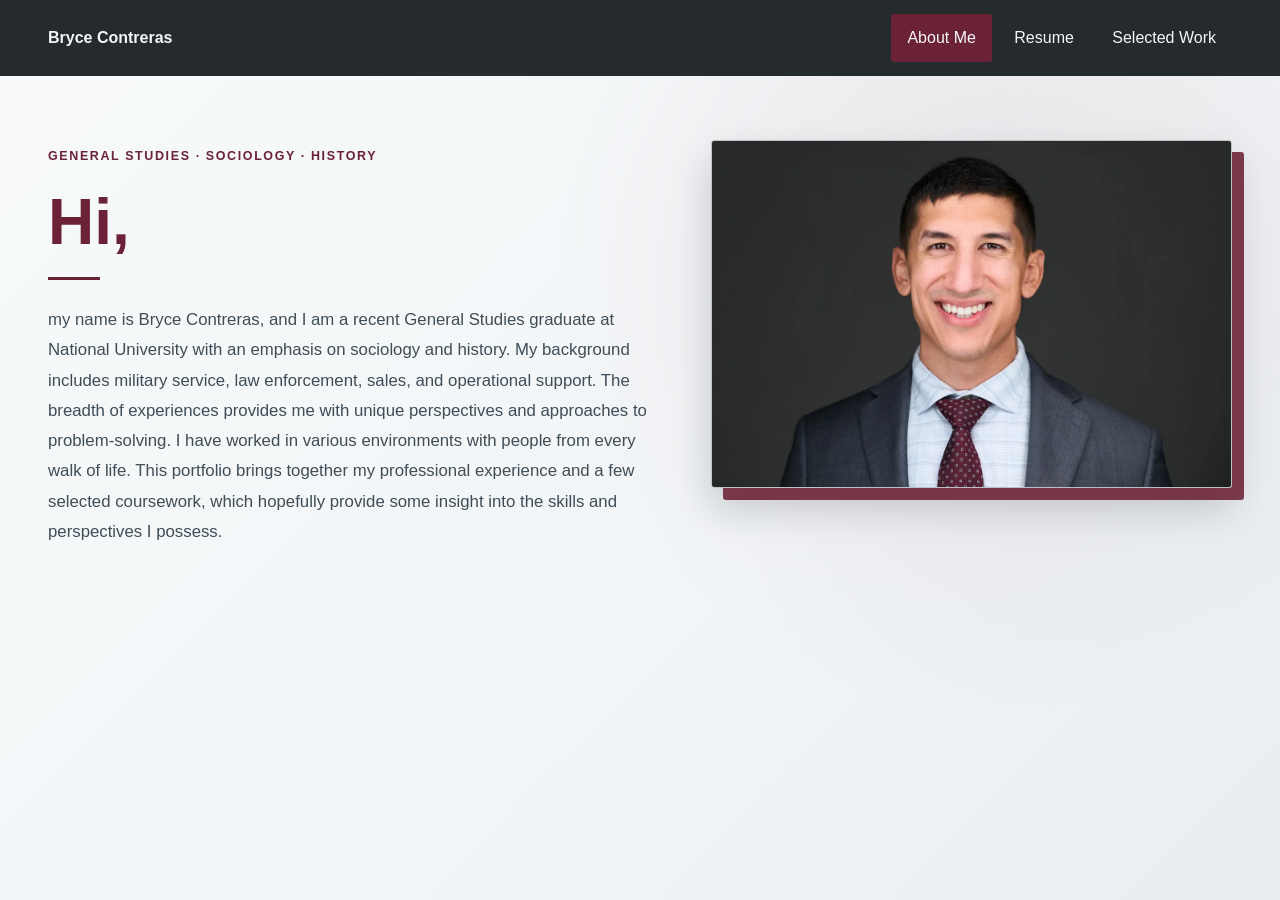
<file: index.html>
<!doctype html>
<html lang="en">
<head>
  <meta charset="utf-8">
  <meta name="viewport" content="width=device-width, initial-scale=1">
  <meta name="description" content="Bryce Contreras's professional and academic portfolio.">
  <title>Bryce Contreras | Portfolio</title>
  <link rel="icon" href="/assets/favicon.svg" type="image/svg+xml">
  <link rel="stylesheet" href="/styles.css?v=2">
</head>
<body>
  <a class="skip" href="#main">Skip to content</a>
  <header class="site-header">
    <div class="header-inner">
      <a class="brand" href="/">Bryce Contreras</a>
      <nav aria-label="Main navigation">
        <a href="/" aria-current="page">About Me</a>
        <a href="/resume/">Resume</a>
        <a href="/work/">Selected Work</a>
      </nav>
    </div>
  </header>
  <main id="main" class="about">
    <div class="intro">
      <p class="focus">General Studies · Sociology · History</p>
      <h1>Hi,</h1>
      <p class="bio">my name is Bryce Contreras, and I am a recent General Studies graduate at National University with an emphasis on sociology and history. My background includes military service, law enforcement, sales, and operational support. The breadth of experiences provides me with unique perspectives and approaches to problem-solving. I have worked in various environments with people from every walk of life. This portfolio brings together my professional experience and a few selected coursework, which hopefully provide some insight into the skills and perspectives I possess.</p>
    </div>
    <img class="headshot" src="/assets/bryce-headshot.png" alt="Bryce Contreras" width="1292" height="862">
  </main>
</body>
</html>
</file>
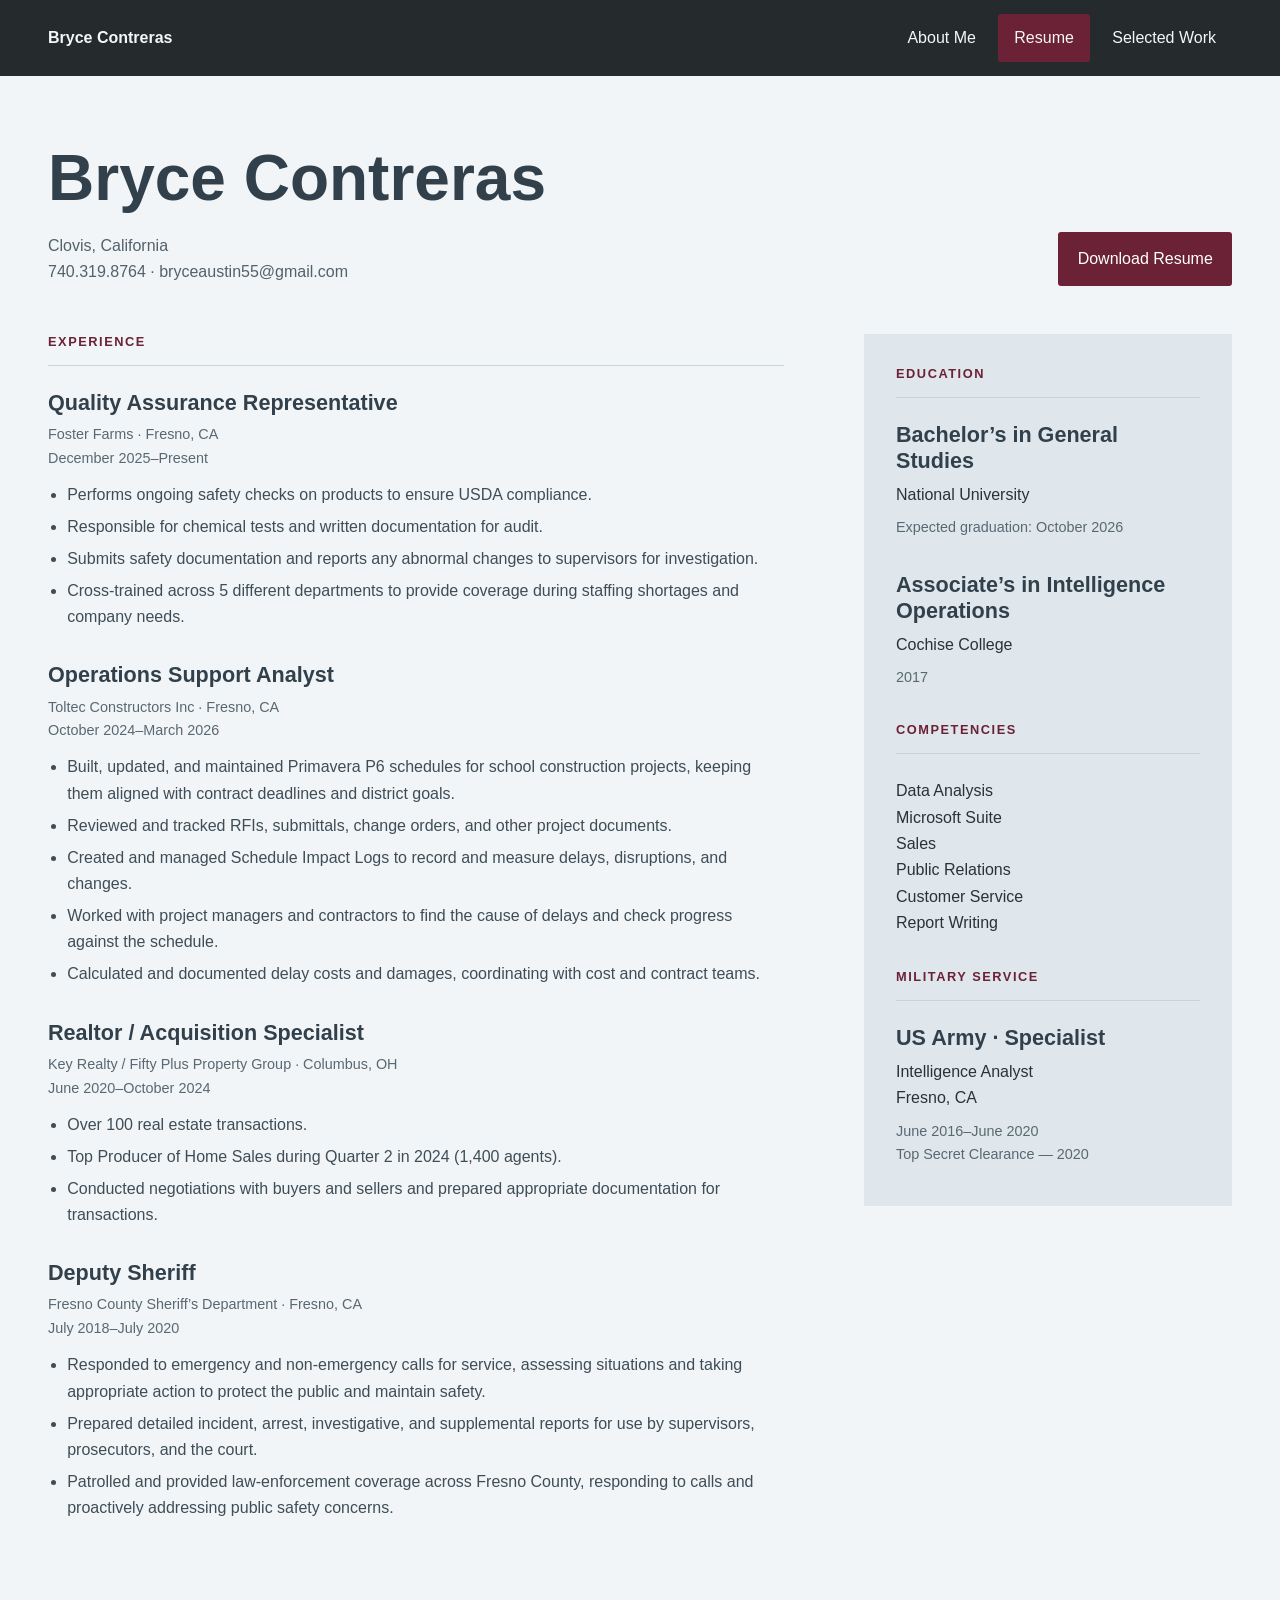
<file: resume/index.html>
<!doctype html>
<html lang="en">
<head>
  <meta charset="utf-8">
  <meta name="viewport" content="width=device-width, initial-scale=1">
  <meta name="description" content="Resume for Bryce Contreras.">
  <title>Resume | Bryce Contreras</title>
  <link rel="icon" href="/assets/favicon.svg" type="image/svg+xml">
  <link rel="stylesheet" href="/styles.css">
</head>
<body>
  <a class="skip" href="#main">Skip to content</a>
  <header class="site-header"><div class="header-inner"><a class="brand" href="/">Bryce Contreras</a><nav aria-label="Main navigation"><a href="/">About Me</a><a href="/resume/" aria-current="page">Resume</a><a href="/work/">Selected Work</a></nav></div></header>
  <main id="main" class="page">
    <div class="page-heading"><div><h1>Bryce Contreras</h1><p class="summary">Clovis, California<br><a href="tel:+17403198764">740.319.8764</a> · <a href="mailto:bryceaustin55@gmail.com">bryceaustin55@gmail.com</a></p></div><a class="button" href="/documents/bryce-contreras-resume.pdf" download>Download Resume</a></div>
    <div class="resume-grid">
      <section>
        <h2 class="section-title">EXPERIENCE</h2>
        <article class="job"><h3>Quality Assurance Representative</h3><p class="meta">Foster Farms · Fresno, CA<br>December 2025–Present</p><ul><li>Performs ongoing safety checks on products to ensure USDA compliance.</li><li>Responsible for chemical tests and written documentation for audit.</li><li>Submits safety documentation and reports any abnormal changes to supervisors for investigation.</li><li>Cross-trained across 5 different departments to provide coverage during staffing shortages and company needs.</li></ul></article>
        <article class="job"><h3>Operations Support Analyst</h3><p class="meta">Toltec Constructors Inc · Fresno, CA<br>October 2024–March 2026</p><ul><li>Built, updated, and maintained Primavera P6 schedules for school construction projects, keeping them aligned with contract deadlines and district goals.</li><li>Reviewed and tracked RFIs, submittals, change orders, and other project documents.</li><li>Created and managed Schedule Impact Logs to record and measure delays, disruptions, and changes.</li><li>Worked with project managers and contractors to find the cause of delays and check progress against the schedule.</li><li>Calculated and documented delay costs and damages, coordinating with cost and contract teams.</li></ul></article>
        <article class="job"><h3>Realtor / Acquisition Specialist</h3><p class="meta">Key Realty / Fifty Plus Property Group · Columbus, OH<br>June 2020–October 2024</p><ul><li>Over 100 real estate transactions.</li><li>Top Producer of Home Sales during Quarter 2 in 2024 (1,400 agents).</li><li>Conducted negotiations with buyers and sellers and prepared appropriate documentation for transactions.</li></ul></article>
        <article class="job"><h3>Deputy Sheriff</h3><p class="meta">Fresno County Sheriff’s Department · Fresno, CA<br>July 2018–July 2020</p><ul><li>Responded to emergency and non-emergency calls for service, assessing situations and taking appropriate action to protect the public and maintain safety.</li><li>Prepared detailed incident, arrest, investigative, and supplemental reports for use by supervisors, prosecutors, and the court.</li><li>Patrolled and provided law-enforcement coverage across Fresno County, responding to calls and proactively addressing public safety concerns.</li></ul></article>
      </section>
      <aside class="resume-side">
        <section><h2 class="section-title">EDUCATION</h2><article class="job"><h3>Bachelor’s in General Studies</h3><p>National University</p><p class="meta">Expected graduation: October 2026</p></article><article class="job"><h3>Associate’s in Intelligence Operations</h3><p>Cochise College</p><p class="meta">2017</p></article></section>
        <section><h2 class="section-title">COMPETENCIES</h2><p>Data Analysis<br>Microsoft Suite<br>Sales<br>Public Relations<br>Customer Service<br>Report Writing</p></section>
        <section><h2 class="section-title">MILITARY SERVICE</h2><h3>US Army · Specialist</h3><p>Intelligence Analyst<br>Fresno, CA</p><p class="meta">June 2016–June 2020<br>Top Secret Clearance — 2020</p></section>
      </aside>
    </div>
  </main>
</body>
</html>
</file>
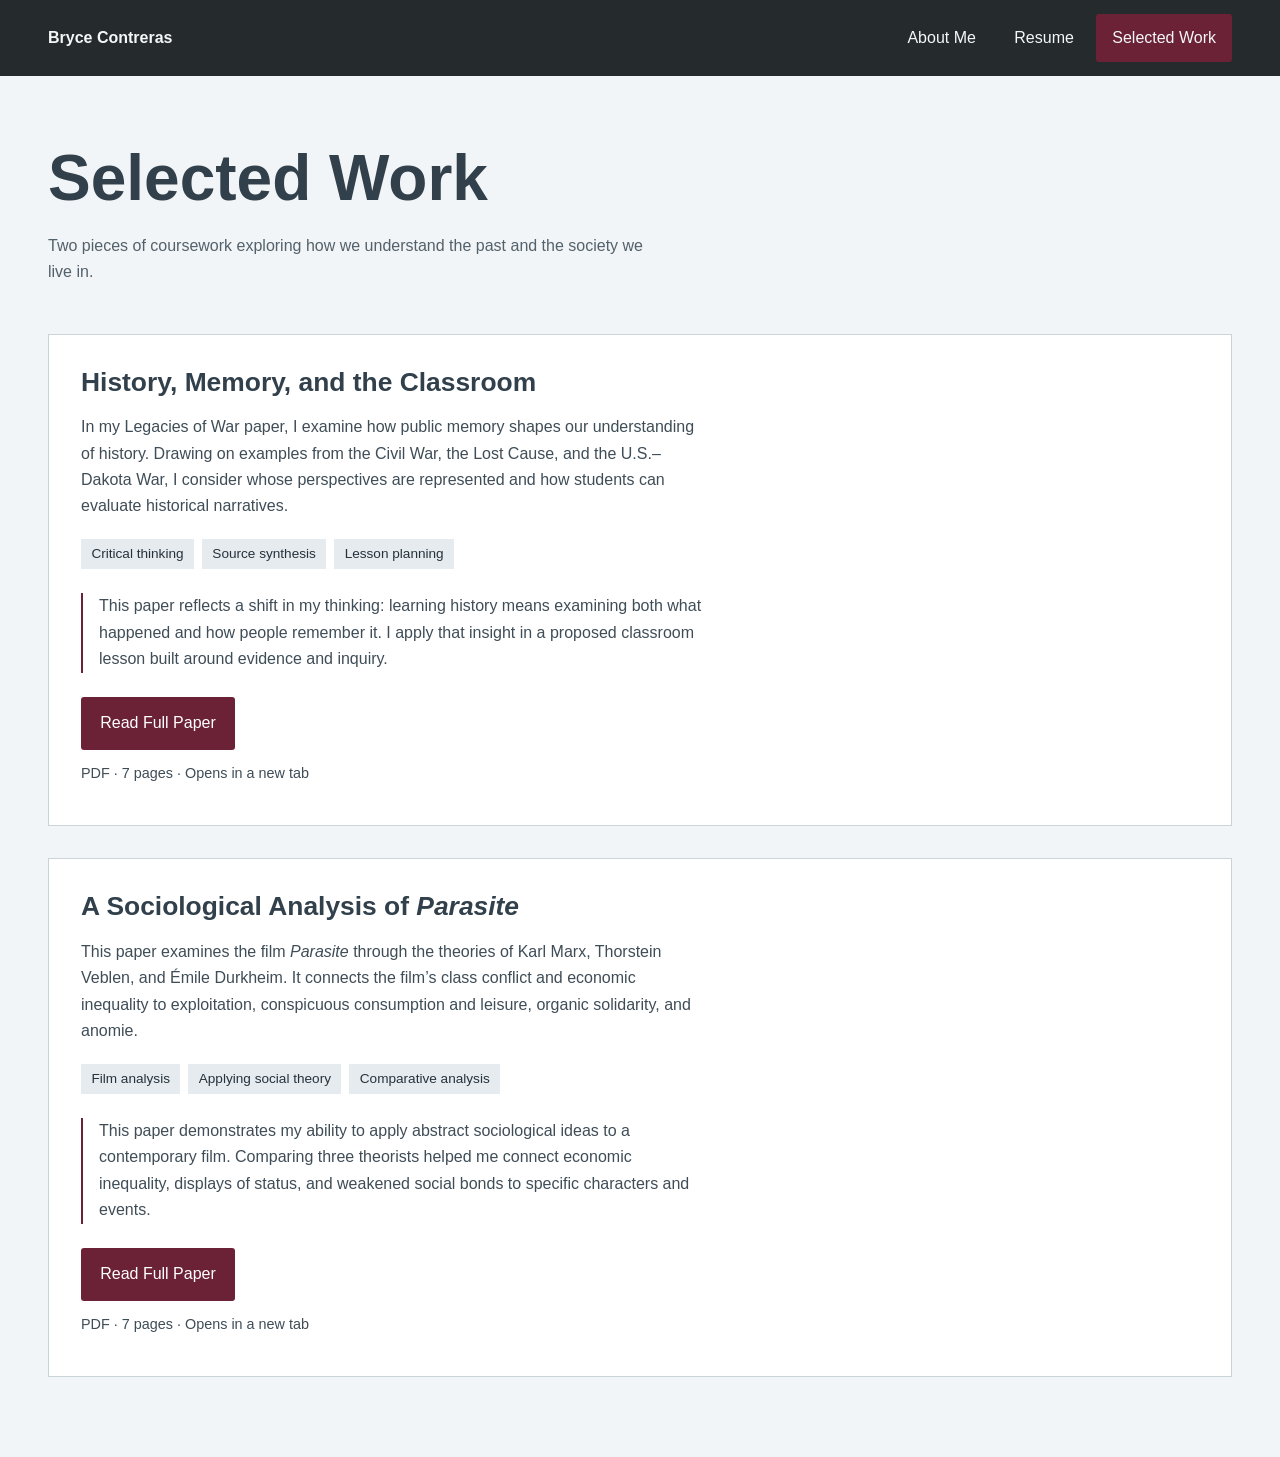
<file: work/index.html>
<!doctype html>
<html lang="en">
<head>
  <meta charset="utf-8">
  <meta name="viewport" content="width=device-width, initial-scale=1">
  <meta name="description" content="Selected academic work by Bryce Contreras.">
  <title>Selected Work | Bryce Contreras</title>
  <link rel="icon" href="/assets/favicon.svg" type="image/svg+xml">
  <link rel="stylesheet" href="/styles.css">
</head>
<body>
  <a class="skip" href="#main">Skip to content</a>
  <header class="site-header"><div class="header-inner"><a class="brand" href="/">Bryce Contreras</a><nav aria-label="Main navigation"><a href="/">About Me</a><a href="/resume/">Resume</a><a href="/work/" aria-current="page">Selected Work</a></nav></div></header>
  <main id="main" class="page">
    <div class="page-heading"><div><h1>Selected Work</h1><p class="summary">Two pieces of coursework exploring how we understand the past and the society we live in.</p></div></div>
    <div class="work-list">
      <article class="work-card"><h2>History, Memory, and the Classroom</h2><p>In my Legacies of War paper, I examine how public memory shapes our understanding of history. Drawing on examples from the Civil War, the Lost Cause, and the U.S.–Dakota War, I consider whose perspectives are represented and how students can evaluate historical narratives.</p><div class="tags" aria-label="Skills demonstrated"><span>Critical thinking</span><span>Source synthesis</span><span>Lesson planning</span></div><p class="reflection">This paper reflects a shift in my thinking: learning history means examining both what happened and how people remember it. I apply that insight in a proposed classroom lesson built around evidence and inquiry.</p><a class="button" href="/documents/history-memory-classroom.pdf" target="_blank" rel="noopener noreferrer">Read Full Paper</a><p class="meta">PDF · 7 pages · Opens in a new tab</p></article>
      <article class="work-card"><h2>A Sociological Analysis of <em>Parasite</em></h2><p>This paper examines the film <em>Parasite</em> through the theories of Karl Marx, Thorstein Veblen, and Émile Durkheim. It connects the film’s class conflict and economic inequality to exploitation, conspicuous consumption and leisure, organic solidarity, and anomie.</p><div class="tags" aria-label="Skills demonstrated"><span>Film analysis</span><span>Applying social theory</span><span>Comparative analysis</span></div><p class="reflection">This paper demonstrates my ability to apply abstract sociological ideas to a contemporary film. Comparing three theorists helped me connect economic inequality, displays of status, and weakened social bonds to specific characters and events.</p><a class="button" href="/documents/parasite-social-theory.pdf" target="_blank" rel="noopener noreferrer">Read Full Paper</a><p class="meta">PDF · 7 pages · Opens in a new tab</p></article>
    </div>
  </main>
</body>
</html>
</file>
<file: styles.css>
:root {
  --background: #f2f5f7;
  --text: #27323b;
  --heading: #31404b;
  --accent: #6b2136;
  --accent-dark: #501629;
  --border: #cad3d8;
  --panel: #dfe7ec;
  --header: #252a2c;
}

* { box-sizing: border-box; }

html { scroll-behavior: smooth; }

body {
  margin: 0;
  background: var(--background);
  color: var(--text);
  font: 1rem/1.65 Arial, Helvetica, sans-serif;
}

a { color: inherit; text-decoration: none; }
a:focus-visible { outline: 3px solid #a44a65; outline-offset: 4px; }
h1, h2, h3, p { margin: 0; }
h1, h2, h3 { color: var(--heading); line-height: 1.2; }
h1 { font-size: clamp(2.5rem, 5vw, 4rem); }
h2 { font-size: 1.65rem; }
h3 { font-size: 1.35rem; }
p { max-width: 70ch; }

.skip {
  position: absolute;
  top: -100px;
  left: 1rem;
  z-index: 10;
  background: white;
  padding: 1rem;
}
.skip:focus { top: 1rem; }

.site-header {
  background: var(--header);
  color: #f4f7f8;
}

.header-inner,
.site-footer,
main {
  width: min(1184px, calc(100% - 6rem));
  margin: 0 auto;
}

.header-inner {
  min-height: 76px;
  display: flex;
  align-items: center;
  justify-content: space-between;
  gap: 2rem;
}

.brand { font-weight: 700; }
nav { display: flex; gap: .4rem; }
nav a { padding: .7rem 1rem; border-radius: 3px; }
nav a:hover, nav a[aria-current="page"] { background: var(--accent); }

.about {
  min-height: calc(100vh - 76px);
  display: grid;
  grid-template-columns: 1.15fr 1fr;
  align-items: start;
  gap: 4rem;
  padding: 4rem 0;
  position: relative;
  isolation: isolate;
}

.about::before {
  content: "";
  position: absolute;
  z-index: -1;
  inset: 0 auto 0 50%;
  width: 100vw;
  transform: translateX(-50%);
  background:
    radial-gradient(circle at 78% 24%, rgb(107 33 54 / 9%), transparent 28rem),
    linear-gradient(135deg, #f7f9fa 0%, var(--background) 58%, #e7edf1 100%);
}

.intro { padding-top: .35rem; }

.focus {
  margin-bottom: 1.1rem;
  color: var(--accent);
  font-size: .78rem;
  font-weight: 700;
  letter-spacing: .13em;
  text-transform: uppercase;
}

.intro h1 {
  color: var(--accent);
}

.intro h1::after {
  content: "";
  display: block;
  width: 3.25rem;
  height: 3px;
  margin-top: 1rem;
  background: var(--accent);
}

.bio {
  margin-top: 1.6rem;
  color: #3f4d57;
  font-size: 1.05rem;
  line-height: 1.8;
}

.headshot {
  display: block;
  width: 100%;
  height: auto;
  border-radius: 3px;
  border: 1px solid rgb(49 64 75 / 25%);
  box-shadow:
    12px 12px 0 rgb(107 33 54 / 88%),
    0 20px 38px rgb(30 38 43 / 20%);
}

.page { min-height: calc(100vh - 76px); padding: 4rem 0 5rem; }

.page-heading {
  display: flex;
  justify-content: space-between;
  align-items: end;
  gap: 2rem;
  margin-bottom: 3rem;
}

.summary { margin-top: 1rem; color: #53616b; }

.button {
  display: inline-flex;
  padding: .85rem 1.2rem;
  background: var(--accent);
  color: white;
  border-radius: 3px;
}
.button:hover { background: var(--accent-dark); }

.resume-grid {
  display: grid;
  grid-template-columns: 2fr 1fr;
  gap: 5rem;
}

.section-title {
  color: var(--accent);
  font-size: .8rem;
  letter-spacing: .12em;
  border-bottom: 1px solid var(--border);
  padding-bottom: 1rem;
  margin-bottom: 1.5rem;
}

.job { margin-bottom: 2rem; }
.meta { margin: .45rem 0; color: #596872; font-size: .9rem; }
.job ul { margin: .7rem 0; padding-left: 1.2rem; color: #3f4d57; }
.job li { margin: .35rem 0; }

.resume-side {
  height: fit-content;
  padding: 2rem;
  background: var(--panel);
}
.resume-side section + section { margin-top: 2rem; }
.resume-side p { margin-top: .5rem; }

.work-list { display: grid; gap: 2rem; }
.work-card { padding: 2rem; background: white; border: 1px solid var(--border); }
.work-card h2 { margin-bottom: 1rem; }
.work-card p { color: #3f4d57; }
.tags { display: flex; flex-wrap: wrap; gap: .5rem; margin: 1.2rem 0; }
.tags span { background: #e5ebef; padding: .25rem .65rem; font-size: .85rem; }
.reflection { border-left: 2px solid var(--accent); padding-left: 1rem; margin: 1.5rem 0; }
.work-card .meta { margin-top: .75rem; }

@media (max-width: 760px) {
  .header-inner, main { width: min(100% - 2.6rem, 1184px); }
  .header-inner { align-items: flex-start; flex-direction: column; padding: 1.1rem 0; gap: .75rem; }
  nav { width: 100%; gap: .1rem; }
  nav a { padding: .6rem .75rem; font-size: .9rem; }
  .about { grid-template-columns: 1fr; gap: 2rem; padding: 2.5rem 0; }
  .headshot {
    grid-row: 1;
    max-width: calc(100% - 8px);
    box-shadow: 8px 8px 0 rgb(107 33 54 / 88%), 0 16px 30px rgb(30 38 43 / 18%);
  }
  .page { padding: 2.5rem 0; }
  .page-heading { align-items: flex-start; flex-direction: column; }
  .resume-grid { grid-template-columns: 1fr; gap: 2rem; }
  .work-card { padding: 1.5rem; }
}

@media print {
  .site-header, .button { display: none; }
  main { width: 100%; }
  .resume-grid { display: block; }
  .resume-side { background: white; padding: 0; }
  .job { break-inside: avoid; }
}
</file>
